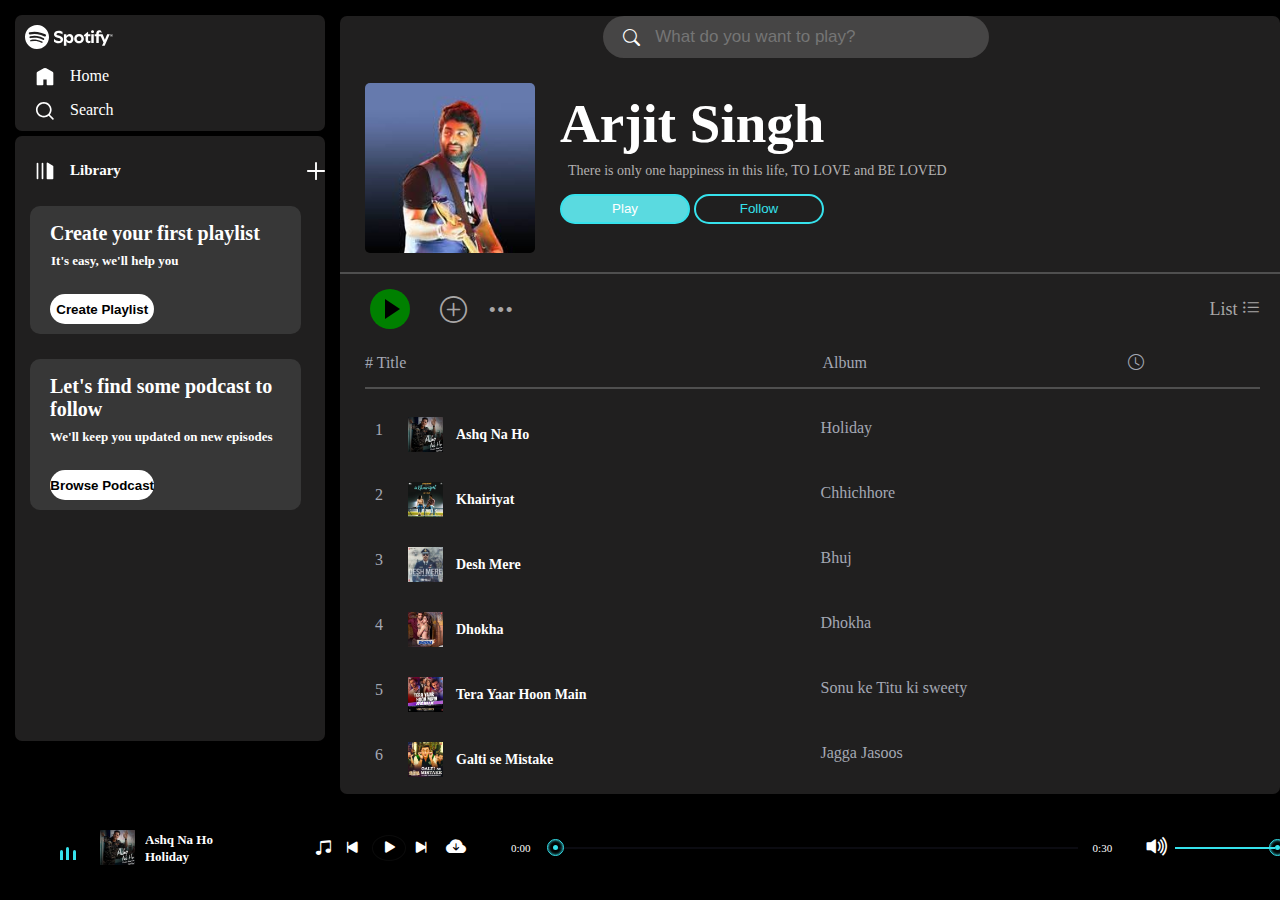
<file: arjit.html>
<!DOCTYPE html>
<html lang="en">
<head>
    <meta charset="UTF-8">
    <meta name="viewport" content="width=device-width, initial-scale=1.0">
    <link rel="stylesheet" href="arjit.css">
    <link rel="stylesheet" href="https://cdn.jsdelivr.net/npm/bootstrap-icons@1.11.3/font/bootstrap-icons.min.css">
    <title>Maitrify - Web Player: Music for everyone</title>
</head>
<body>
    <div class="container flex bg-black">
        <div class="left">
            <div class="home bg-grey rounded m-1">
                <div class="logo"><img class="invert" src="logo.svg" alt=""></div>
                <ul>
                    <li><img class="invert" src="home.svg" alt="home">Home</li>
                    <li><img class="invert" src="search.svg" alt="search">Search</li>
                </ul>
            </div>
            <div class="library bg-grey rounded m-1">
                <div class="headingLib">
                    <img class="invert" src="library.svg" alt="Library">
                    <h2 style="padding-right: 170px;">Library</h2>
                    <img class="invert plus" src="plus.svg" alt="Plus">
                    <i class="bi bi-arrow-right" style="font-size: large;"></i>
                </div>
                
                <div class="createPlaylist">
                    <h4>Create your first playlist</h4>
                    <h6>It's easy, we'll help you</h6>
                    <button>Create Playlist</button>
                </div>
                <div class="browsePodcast">
                    <h4>Let's find some podcast to follow</h4>
                    <h6>We'll keep you updated on new episodes</h6>
                    <button>Browse Podcast</button>
                </div>
                <!-- <div class="footer">
                    <div><a href="https://www.spotify.com/in-en/legal/"><span>Legal</span></a></div>
                    <div><a href="https://www.spotify.com/in-en/safetyandprivacy/"><span>Safety & Privacy Center</span></a></div>
                    <div><a href="https://www.spotify.com/in-en/legal/privacy-policy/"><span>Privacy Policy</span></a></div>
                    <div><a href="https://www.spotify.com/in-en/legal/cookies-policy/"><span>Cookies</span></a></div>
                    <div><a href="https://www.spotify.com/in-en/legal/privacy-policy/#s3"><span>About Ads</span></a></div>
                    <div><a href="https://www.spotify.com/in-en/accessibility/"><span>Accessibility</span></a></div>
                </div> -->
            </div>
        </div>

        

        <div class="right bg-grey rounded m-1">
            <div class="search">
                <i class="bi bi-search"></i>
                <input type="text" placeholder="What do you want to play?">
            </div>
            <div class="songSide">
                <div class="image">
                    <img src="img/Arjit/bgPhoto.jpeg" alt=""> 
                </div>
                <div class="content">
                    <h1>Arjit Singh</h1>
                    <p>There is only one happiness in this life, TO LOVE and BE LOVED</p>
                    <div class="buttons">
                        <button>Play</button>
                        <button>Follow</button>
                    </div>
                </div>
            </div>

            <div class="divider"></div>

            <div class="head">
                <div class="headingLine">
                    <svg width="55" height="55" xmlns="http://www.w3.org/2000/svg">
                        <!-- Green Circle -->
                        <circle cx="25" cy="25" r="20" fill="green" />
                        
                        <!-- Black Play Button -->
                        <polygon points="20,15 35,25 20,35" fill="black" />
                      </svg>
                      
                    <i class="bi bi-plus-circle"></i>
                    <i class="bi bi-three-dots"></i>
                </div>
                <div class="list">
                    List
                    <i class="bi bi-list-ul"></i>
                </div>
            </div>

            <div class="tableTitleFirst">
                <div class="grid-item"># Title</div>
                <div class="grid-item">Album</div>
                <div class="grid-item"><i class="bi bi-clock"></i></div>
            </div>

            <div class="divider" style="margin-left: 25px;width: 95%;"></div>

            <div class="popularSong">
                <div class="popSong">
                    <li class="tableTitle">
                        <div class="grid-item serial">
                            <div class="num">1</div>
                            <i class="bi playListPlay bi-play-fill" id="1"></i>
                            <img src="img/SongsPop/1.jpeg" alt="">
                            <h5>Agar Tum Sath Ho</h5>
                        </div>
                        <div class="grid-item" id="album">GLORY</div>
                        <div class="grid-item" id="songTime">3:19</div>
                    </li>
                    <li class="tableTitle">
                        <div class="grid-item serial">
                            <div class="num">2</div>
                            <i class="bi playListPlay bi-play-fill" id="2"></i>
                            <img src="img/SongsPop/1.jpeg" alt="">
                            <h5>Agar Tum Sath Ho</h5>
                        </div>
                        <div class="grid-item" id="album">GLORY</div>
                        <div class="grid-item" id="songTime">3:19</div>
                    </li>
                    <li class="tableTitle">
                        <div class="grid-item serial">
                            <div class="num">3</div>
                            <i class="bi playListPlay bi-play-fill" id="3"></i>
                            <img src="img/SongsPop/1.jpeg" alt="">
                            <h5>Agar Tum Sath Ho</h5>
                        </div>
                        <div class="grid-item" id="album">GLORY</div>
                        <div class="grid-item" id="songTime">3:19</div>
                    </li>
                    <li class="tableTitle">
                        <div class="grid-item serial">
                            <div class="num">4</div>
                            <i class="bi playListPlay bi-play-fill" id="4"></i>
                            <img src="img/SongsPop/1.jpeg" alt="">
                            <h5>Agar Tum Sath Ho</h5>
                        </div>
                        <div class="grid-item" id="album">GLORY</div>
                        <div class="grid-item" id="songTime">3:19</div>
                    </li>
                    <li class="tableTitle">
                        <div class="grid-item serial">
                            <div class="num">5</div>
                            <i class="bi playListPlay bi-play-fill" id="5"></i>
                            <img src="img/SongsPop/1.jpeg" alt="">
                            <h5>Agar Tum Sath Ho</h5>
                        </div>
                        <div class="grid-item" id="album">GLORY</div>
                        <div class="grid-item" id="songTime">3:19</div>
                    </li>
                    <li class="tableTitle">
                        <div class="grid-item serial">
                            <div class="num">6</div>
                            <i class="bi playListPlay bi-play-fill" id="6"></i>
                            <img src="img/SongsPop/1.jpeg" alt="">
                            <h5>Agar Tum Sath Ho</h5>
                        </div>
                        <div class="grid-item" id="album">GLORY</div>
                        <div class="grid-item" id="songTime">3:19</div>
                    </li>
                    <li class="tableTitle">
                        <div class="grid-item serial">
                            <div class="num">7</div>
                            <i class="bi playListPlay bi-play-fill" id="7"></i>
                            <img src="img/SongsPop/1.jpeg" alt="">
                            <h5>Agar Tum Sath Ho</h5>
                        </div>
                        <div class="grid-item" id="album">GLORY</div>
                        <div class="grid-item" id="songTime">3:19</div>
                    </li>
                    <li class="tableTitle">
                        <div class="grid-item serial">
                            <div class="num">8</div>
                            <i class="bi playListPlay bi-play-fill" id="8"></i>
                            <img src="img/SongsPop/1.jpeg" alt="">
                            <h5>Agar Tum Sath Ho</h5>
                        </div>
                        <div class="grid-item" id="album">GLORY</div>
                        <div class="grid-item" id="songTime">3:19</div>
                    </li>
                    <li class="tableTitle">
                        <div class="grid-item serial">
                            <div class="num">9</div>
                            <i class="bi playListPlay bi-play-fill" id="9"></i>
                            <img src="img/SongsPop/1.jpeg" alt="">
                            <h5>Agar Tum Sath Ho</h5>
                        </div>
                        <div class="grid-item" id="album">GLORY</div>
                        <div class="grid-item" id="songTime">3:19</div>
                    </li>
                    <li class="tableTitle">
                        <div class="grid-item serial">
                            <div class="num">10</div>
                            <i class="bi playListPlay bi-play-fill" id="10"></i>
                            <img src="img/SongsPop/1.jpeg" alt="">
                            <h5>Agar Tum Sath Ho</h5>
                        </div>
                        <div class="grid-item" id="album">GLORY</div>
                        <div class="grid-item" id="songTime">3:19</div>
                    </li>
                    <li class="tableTitle">
                        <div class="grid-item serial">
                            <div class="num">11</div>
                            <i class="bi playListPlay bi-play-fill" id="11"></i>
                            <img src="img/SongsPop/1.jpeg" alt="">
                            <h5>Agar Tum Sath Ho</h5>
                        </div>
                        <div class="grid-item" id="album">GLORY</div>
                        <div class="grid-item" id="songTime">3:19</div>
                    </li>
                    <li class="tableTitle">
                        <div class="grid-item serial">
                            <div class="num">12</div>
                            <i class="bi playListPlay bi-play-fill" id="12"></i>
                            <img src="img/SongsPop/1.jpeg" alt="">
                            <h5>Agar Tum Sath Ho</h5>
                        </div>
                        <div class="grid-item" id="album">GLORY</div>
                        <div class="grid-item" id="songTime">3:19</div>
                    </li>
                    <li class="tableTitle">
                        <div class="grid-item serial">
                            <div class="num">13</div>
                            <i class="bi playListPlay bi-play-fill" id="13"></i>
                            <img src="img/SongsPop/1.jpeg" alt="">
                            <h5>Agar Tum Sath Ho</h5>
                        </div>
                        <div class="grid-item" id="album">GLORY</div>
                        <div class="grid-item" id="songTime">3:19</div>
                    </li>
                    <li class="tableTitle">
                        <div class="grid-item serial">
                            <div class="num">14</div>
                            <i class="bi playListPlay bi-play-fill" id="14"></i>
                            <img src="img/SongsPop/1.jpeg" alt="">
                            <h5>Agar Tum Sath Ho</h5>
                        </div>
                        <div class="grid-item" id="album">GLORY</div>
                        <div class="grid-item" id="songTime">3:19</div>
                    </li>
                </div>
            </div>
        </div> 
    </div>

    <div class="masterPlay">
        <div class="wave" id="wave">
            <div class="wave1"></div>
            <div class="wave1"></div>
            <div class="wave1"></div>
        </div>
        <img src="img/Arjit/1.jpeg" alt="" id="posterMasterPlay">
        <h5 id="title">
            Ashq Na Ho
            <div id="album">Holiday</div>
        </h5>
        <div class="icons">
            <i class="bi shuffle bi-music-note-beamed">next</i>
            <i class="bi bi-skip-start-fill" id="back"></i>
            <i class="bi bi-play-fill" id="masterPlay"></i>
            <i class="bi bi-skip-end-fill" id="next"></i>
            <a href="" download id="downloadMusic"><i class="bi bi-cloud-arrow-down-fill"></i></a>
        </div>
        <span id="currentStart">0:00</span>
        <div class="bar">
            <input type="range" id="seek" min="0" max="100">
            <div class="bar2" id="bar2"></div>
            <div class="dot"></div>
        </div>
        <span id="currentEnd">0:30</span>
        <div class="vol">
            <i class="bi bi-volume-up-fill" id="vol_icon"></i>
            <input type="range" id="vol" min="0" max="100">
            <div class="volBar"></div>
            <div class="volDot" id="volDot"></div>
        </div>
    </div>  

    <script src="arjit.js"></script>
</body>
</html>
</file>
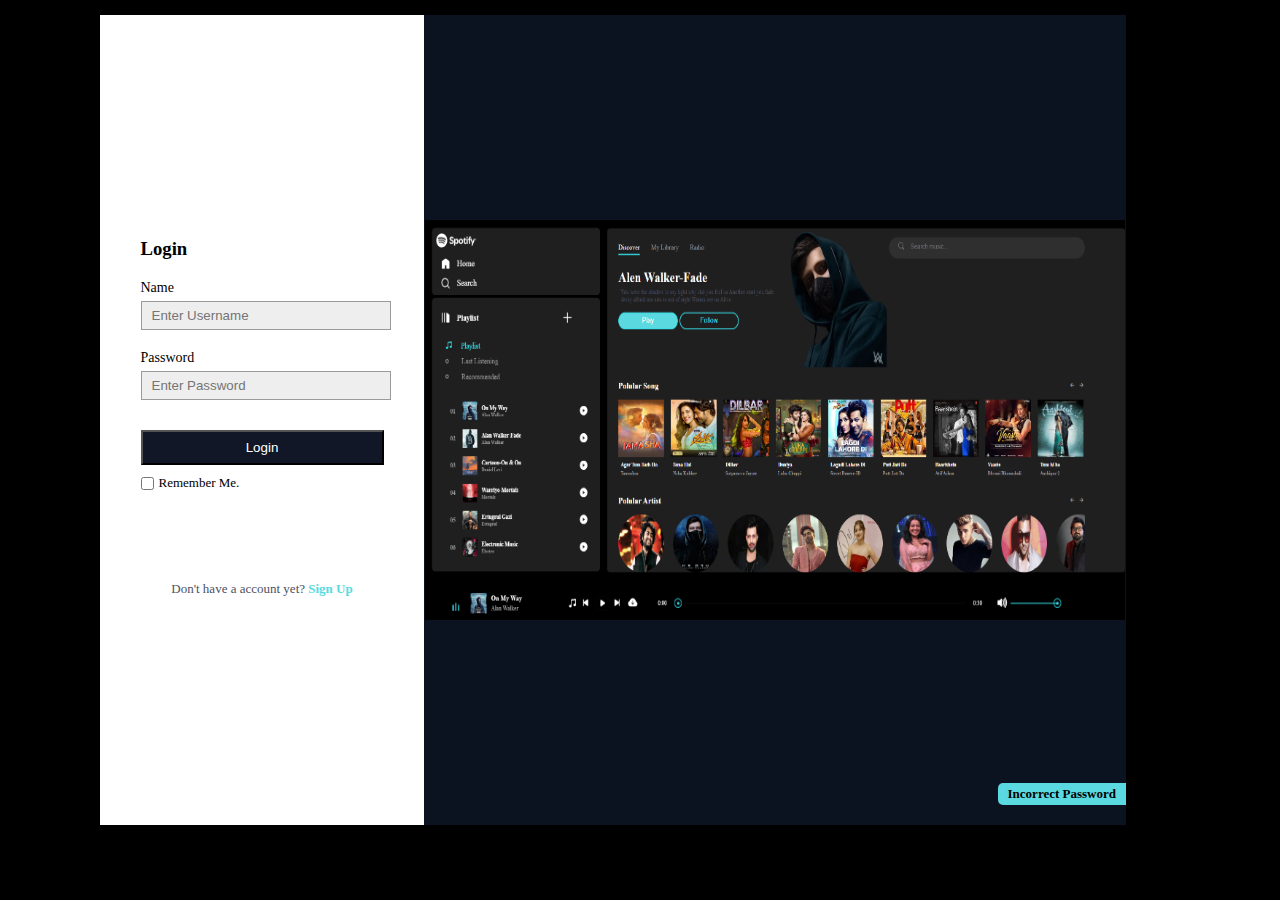
<file: login.html>
<!DOCTYPE html>
<html lang="en">
<head>
    <meta charset="UTF-8">
    <meta name="viewport" content="width=device-width, initial-scale=1.0">
    <link rel="stylesheet" href="style.css">
    <link rel="stylesheet" href="https://cdn.jsdelivr.net/npm/bootstrap-icons@1.11.3/font/bootstrap-icons.min.css">
    <title>Maitrify - Login</title>
</head>
<body>
    <header>
        <div class="left_bx1">
            <div class="content">
                <form method="post">
                    <h3>Login</h3>
                    <div class="card">
                        <label for="name">Name</label>
                        <input type="text" name="user_name" placeholder="Enter Username" required>
                    </div>
                    <div class="card">
                        <label for="password">Password</label>
                        <input type="password" name="user_password" placeholder="Enter Password" required>
                    </div>
                    <a href="index.html"><input type="submit" value="Login" class="submit"></a>
                    <div class="check">
                        <input type="checkbox" name="" id=""><span>Remember Me.</span>
                    </div>
                    <p>Don't have a account yet? <a href="signup.html">Sign Up</a></p>
                </form>
            </div>
        </div>
        <div class="right_bx1">
            <img src="img/Login/Screenshot 2024-09-11 153337.png" alt="">
            <h3>Incorrect Password</h3>
        </div>
    </header>
</body>
</html>
</file>
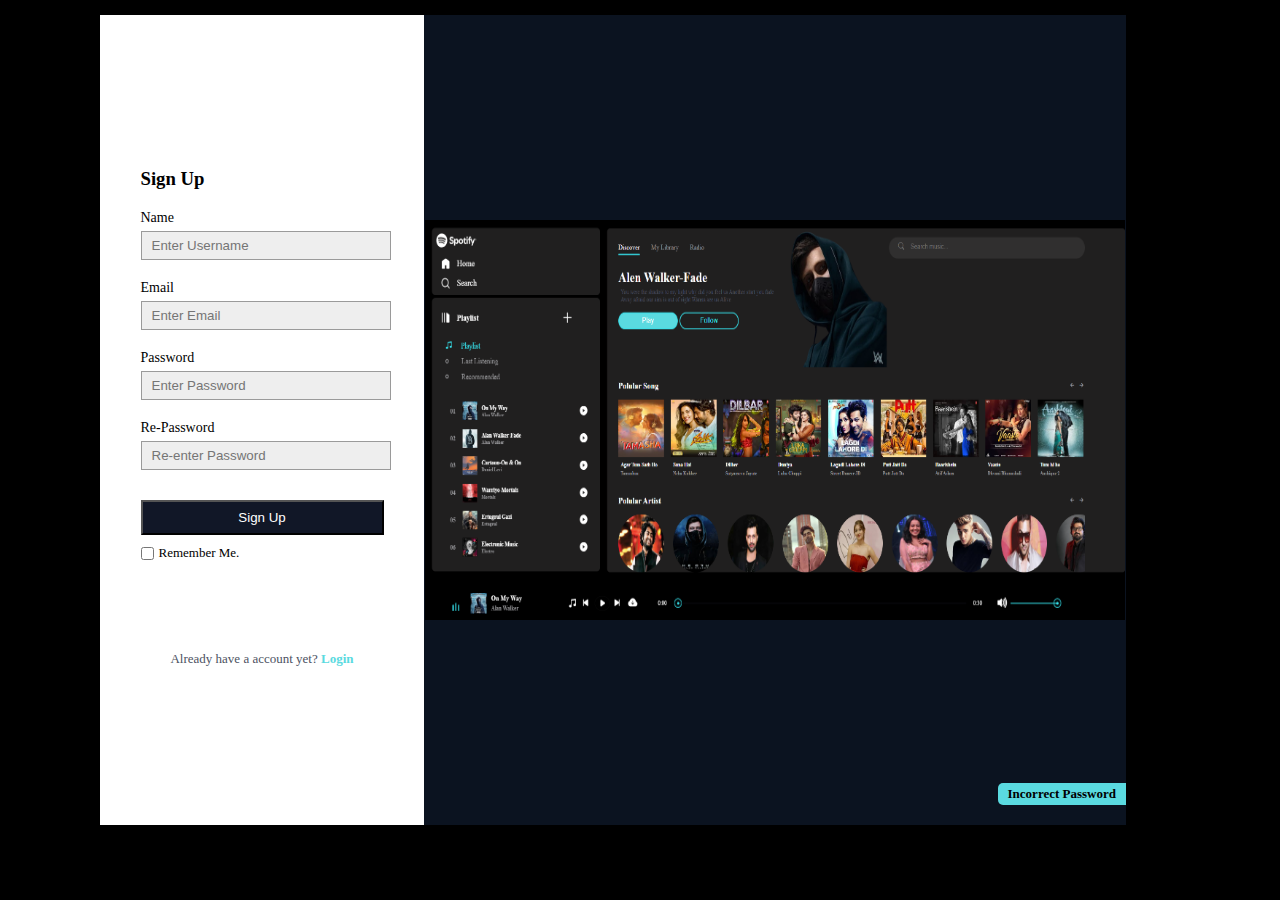
<file: signUp.html>
<!DOCTYPE html>
<html lang="en">
<head>
    <meta charset="UTF-8">
    <meta name="viewport" content="width=device-width, initial-scale=1.0">
    <link rel="stylesheet" href="style.css">
    <link rel="stylesheet" href="https://cdn.jsdelivr.net/npm/bootstrap-icons@1.11.3/font/bootstrap-icons.min.css">
    <title>Maitrify - SignUp</title>
</head>
<body>
    <header>
        <div class="left_bx1">
            <div class="content">
                <form method="post">
                    <h3>Sign Up</h3>
                    <div class="card">
                        <label for="name">Name</label>
                        <input type="text" name="user_name" placeholder="Enter Username" required>
                    </div>
                    <div class="card">
                        <label for="email">Email</label>
                        <input type="email" name="user_email" placeholder="Enter Email" required>
                    </div>
                    <div class="card">
                        <label for="password">Password</label>
                        <input type="password" name="user_password" placeholder="Enter Password" required>
                    </div>
                    <div class="card">
                        <label for="re-password">Re-Password</label>
                        <input type="password" name="user_re_password" placeholder="Re-enter Password" required>
                    </div>
                    <input type="submit" value="Sign Up" class="submit">
                    <div class="check">
                        <input type="checkbox" name="" id=""><span>Remember Me.</span>
                    </div>
                    <p>Already have a account yet? <a href="login.html">Login</a></p>
                </form>
            </div>
        </div>
        <div class="right_bx1">
            <img src="img/Login/Screenshot 2024-09-11 153337.png" alt="">
            <h3>Incorrect Password</h3>
        </div>
    </header>
</body>
</html>
</file>
<file: arjit.css>
*{
    margin: 0px;
    padding: 0px;
}

body
{
    background-color: black;
    color: white; 
    overflow-x: hidden;
}

.flex{
    display: flex;
}

.justify-center{
    justify-content: center;
}

.item-center{
    align-items: center;
}

.border{
    border: 2px solid red;
    margin: 3px;
}

.rounded{
    border-radius: 7px;
}

.m-1{
    margin: 5px;
}

.bg-black{
    background-color: black;
    color: white;
}

.bg-grey{
    background-color: #201f1f;
}

.invert{
    filter: invert(1);
}

.container{
    display: flex;
    flex-direction: row;
    height: 90vh;
}

.left
{
    width: 25vw;
    padding: 10px;
    height: auto;
}

.right
{
    width: 75vw;
    margin: 16px 0;
    position: relative;
    height: auto;
    padding-bottom: 30px;
    overflow-y: scroll;
    overflow-x: hidden;
}

.right::-webkit-scrollbar{
    display: none;
}

.home{
    padding: 10px;
}

.library{
    padding: 10px;
    min-height: 65vh;
    position: relative;
}

.home ul li{
    display: flex;
    gap: 15px;
    width: 20px;
    list-style: none;
    padding-top: 14px;
    padding-left: 10px;
}

.headingLib{
    display: flex;
    gap: 15px;
    width: 100%;
    list-style: none;
    padding-top: 14px;
    align-items: center;
    font-size: 10px;
    padding-left: 10px;
}

.headingLib img{
    width: 20px;
}

.create{
    margin: 30px 0px 0px 20px;
    max-height: 45vh;
}

.left .library .createPlaylist{
    height: auto;
    width: 90%;
    margin-top: 25px;
    margin-left: 5px;
    padding-top: 10px;
    padding-left: 10px;
    padding-bottom: 10px;
    background: #373737;
    border-radius: 10px;
} 

.left .library .createPlaylist h4{
    margin: 6px 0px 8px 10px;
    font-size: 20px;
}

.left .library .createPlaylist h6{
    margin: 6px 0px 8px 11px;
    font-size: 13px;
}

.left .library .createPlaylist button{
    height: 30px;
    width: 40%;
    background: white;
    border-radius: 20px;
    font-weight: 300;
    margin-top : 17px;
    margin-left: 10px;
    font-weight: bold;
    outline: none;
    border: none;
    cursor: pointer;
} 

.left .library .createPlaylist button:hover{
    width: 41%;
} 

.left .library .browsePodcast{
    height: auto;
    width: 90%;
    margin-top: 25px;
    margin-left: 5px;
    padding-top: 10px;
    padding-left: 10px;
    padding-bottom: 10px;
    background: #373737;
    border-radius: 10px;
} 


.left .library .browsePodcast h4{
    margin: 6px 0px 8px 10px;
    font-size: 20px;
}

.left .library .browsePodcast h6{
    margin: 6px 0px 8px 10px;
    font-size: 13px;
}

.left .library .browsePodcast button{
    height: 30px;
    width: 40%;
    background: white;
    border-radius: 20px;
    font-weight: 300;
    margin-top : 17px;
    margin-left: 10px;
    font-weight: bold;
    outline: none;
    border: none;
    cursor: pointer;
} 

.left .library .browsePodcast button:hover{
    width: 41%;
} 

.masterPlay{
    display: flex;
    align-items: center;
    padding: 20px 0px 0px 20px;
    margin-left: 40px;
}

.wave{
    width: 30px;
    height: 30px;
    /* border: 1px solid white; */
    padding-bottom: 5px;
    display: flex;
    align-items: end;
    margin-right: 10px;
    
}

.wave1{
    width: 3px;
    height: 10px;
    background : #36e2ec;
    margin-right: 3px;
    border-radius: 10px 10px 0px 0px;
    /* animation: wave .5s linear infinite; */
}

.wave1:nth-child(2){
    height: 13px;
    margin-right: 3.5px;
    /* animation-delay: .4s; */
}

.wave1:nth-child(3){
    height: 8;
    /* animation-delay: 0.8s; */
}

/* javaScript class */
.active1 .wave1{
    animation: wave .5s linear infinite;
}

.active1 .wave1:nth-child(2){
    animation-delay: .4s;
}

.active1 .wave1:nth-child(3){
    animation-delay: 0.8s;
}

@keyframes wave{
    0%{
        height: 10px;
    }
    50%{
        height: 15px;
    }
    100%{
        height: 10px;
    }
}

.masterPlay img{
    width: 35px;
    height: 35px;
}

.masterPlay h5{
    width: 130px;
    margin-left: 10px;
    color: white;
    line-height: 17px;
    overflow: hidden;
    text-overflow: ellipsis;
    white-space: nowrap;
    font-size: 13px;
}

.masterPlay h5 .subtitle{
    font-size: 11px;
    color: #9a9a9d;
    width: 100px;
    overflow: hidden;
    text-overflow: ellipsis;
    white-space: nowrap;
}

.icons{
    font-size: 20px;
    color: white;
    margin: 0px 20px 0px 40px;
    outline: none;
    align-items: center;
    display: flex;
}

.icons .bi{
    cursor: pointer;
    outline: none;
}

.icons > *{
    margin-right: 5px;
}

.shuffle{
    font-size: 17px;
    margin-right: 10px;
    width: 17px;
    overflow: hidden;
    display: flex;
    align-items: center;
}

.icons #downloadMusic{
    text-decoration: none;
    color: white;
    font-size: 20px;
    margin-left: 10px;
}

.icons .bi:nth-child(3){
    border: 1px solid rgb(105,105,105,.1);
    border-radius: 50%;
    padding: 1px 5px 0px 7px;
    margin: 0px 5px;
}

.masterPlay span{
    color: white;
    width: 32px;
    font-size: 11px;
    font-weight: 400;
}

#currentStart{
    margin: 0px 0px 0px 20px;
}

.bar{
    position: relative;
    width: 43%;
    height: 2px;
    background: rgb(105,105,170,.1);
    margin: 0px 15px 0px 10px;
}

.bar2{
    position: absolute;
    background: #36e2ec;
    width: 0%;
    height: 100%;
    top: 0;
    transition: 1s linear;
}

.dot{
    position: absolute;
    width: 5px;
    height: 5px;
    background: #36e2ec;
    border-radius: 50%;
     left: 0%;
     top: -1.5px;
     transition: 1s linear;
}

.dot::before{
    content: '';
    position: absolute;
    width: 15px;
    height: 15px;
    border: 1px solid #36e2ec;
    border-radius: 50%;
    left: -6px;
    top: -6px;
    box-shadow: inset 0px 0px 3px #36e2ec;
}

.bar input{
    position: absolute;
    width: 100%;
    top : -7px;
    left: 0;
    cursor: pointer;
    z-index: 99999999999999999999;
    /* transition: 3s ; */
    opacity: 0;
}

.vol{
    position: relative;
    width: 100px;
    height: 2px;
    background: rgb(105,105,170,.1);
    margin-left: 50px;
}

.vol .bi{
    position: absolute;
    color: white;
    font-size: 25px;
    top : -13px;
    left: -30px;
}

.vol input{
    position: absolute;
    width: 100px;
    top : -10px;
    left: 0;
    cursor: pointer;
    z-index: 999999999999999;
    opacity: 0;
}

.volBar{
    position: absolute;
    background: #36e2ec;
    width: 100%;
    height: 100%;
    top : 0;
    transition: 1s linear;
}

.volDot{
    position: absolute;
    width: 5px;
    height: 5px;
    background: #36e2ec;
    border-radius: 50%;
    left: 100%;
    top: -1.5px;
    transition: 1s linear;
}

.volDot::before{
    content: '';
    position: absolute;
    width: 15px;
    height: 15px;
    border: 1px solid #36e2ec;
    border-radius: 50%;
    left: -6px;
    top: -6px;
    box-shadow: inset 0px 0px 3px #36e2ec;
}

.search{
    width: 40%;
    height: 42px;
    /* padding: 5px 10px; */
    margin-left: 28%;
    border-radius: 25px;
    color: white;
    background: #464545;
    display: flex;
    align-items: center;
    padding-left: 10px;
}

.search .bi{
    font-size: 17px;
    padding: 3px 5px 0px 10px;
}

.search input{
    background: none;
    border: none;
    outline: none;
    padding: 0px 10px;
    color: white;
    font-size: 17px;
}

.songSide{
    display: flex;
    align-items: center;
}

.songSide .image img{
    height: 170px;
    width: 170px;
    margin: 25px 0px 0px 25px;
    border-radius: 5px;
}

.content{
    height: 30%;
    margin-left: 25px;
}

.content h1{
    font-size: 55px;
    font-weight: 600;
}

.content p{
    font-size: 14px;
    font-weight: 400;
    color: rgb(179, 177, 177);
    margin: 8px;
}

.buttons{
    margin-top: 15px;
}

.buttons button{
    width: 130px;
    height: 30px;
    border: 2px solid #36e2ec;
    outline: none;
    border-radius: 20px;
    background: #5adae0;
    color: white;
    cursor: pointer;
    transition: .3s linear;
}

.buttons button:hover{
    background: none;
    color: #36e2ec;
}

.buttons button:nth-child(2){
    background: none;
    color: #36e2ec;
}

.buttons button:nth-child(2):hover{
    background: #36e2ec;
    color: white;
}

.divider{
    margin: 15px 0px 5px 0px;
    width: 100%;
    border: 1px solid rgb(79, 79, 79);
}

.right .head{
    display: flex;
    justify-content: space-between;
}

.right .head .headingLine{
    display: flex;
    align-items: center;
    margin: 5px 0px 0px 25px;
}

.right .head .headingLine svg{
    margin: 0px 20px 0px 0px;
    cursor: pointer;
}

.right .head .headingLine .bi{
    margin: 0px 20px 0px 0px;
    font-size: 27px;
    color: #a8a6a6;
    cursor: pointer;
}

.right .head .list{
    margin: 20px 20px 0px 0px;
    font-size: 18px;
    color: #a8a6a6;
    cursor: pointer;
}

.tableTitleFirst{
    display: grid;
    grid-template-columns: 3fr 2fr 1fr;
    color: #a4a8b4;
    margin: 15px 0px 0px 25px;
}

.tableTitle{
    display: grid;
    grid-template-columns: 3fr 2fr 1fr;
    color: #a4a8b4;
    margin: 15px 0px 0px 25px;
}

.popularSong{
    width: 95%;
    height: auto;
    margin-top: 20px;
}

.popSong li{
    margin-left: 25px;
    width: 100%;
    height: 40px;
    padding-top: 10px;
}

.popSong li .serial{
    display: flex;
    margin-top: -2px;
}

.popSong li img{
    width: 35px;
    height: 35px;
}

.popSong li .num{
    margin: 4px 25px 0px 10px;
}

.popSong li .serial .bi{
    font-size: 20px;
    color: white;
    display: none;
    transition: .3s linear;
    opacity: 0;
}

.popSong li:hover .bi{
    display: flex;
    opacity: 1;
    margin: 4px 0px 0px 10px;
}

.popSong li:hover .num{
    display: none;
}

.popSong li:hover img{
    margin-left: 13px;
}

.popSong li:hover{
    background-color: rgb(50, 50, 50);
}


.popSong li .serial h5{
    padding: 10px 0px 0px 5px;
    line-height: 15px;
    font-size: 14px;
    width: auto; 
    color: white;
    margin-left: 8px;
}

.popSong li .grid-item:nth-child(2){
    margin-left: 9px;
}

.popSong li .grid-item:nth-child(3){
    margin-left: 18px;
}


.footer{
    font-size: 14px;
    gap: 13px;
    position: absolute;
    padding: 0 24px;
    margin: 32px 0;
    display: flex;
    gap: 20px;
    flex-wrap: wrap;
    padding-top: 250px;
}

.footer a{
    color: rgb(158, 156, 156);
    text-decoration: none;
}


/* Dark scroll bar for Webkit browsers */
::-webkit-scrollbar {
    width: 12px; /* Width of the scrollbar */
}

::-webkit-scrollbar-track {
    background: #333; /* Dark background for the track */
}

::-webkit-scrollbar-thumb {
    background: #555; /* Darker thumb for the scroll bar */
    border-radius: 10px; /* Rounded corners for the thumb */
}

::-webkit-scrollbar-thumb:hover {
    background: #777; /* Slightly lighter thumb on hover */
}
</file>
<file: style.css>
*{
    margin: 0px;
    padding: 0px;
}

body
{
    background-color: black;
    color: white; 
    overflow-x: hidden;
}

.flex{
    display: flex;
}

.justify-center{
    justify-content: center;
}

.item-center{
    align-items: center;
}

.border{
    border: 2px solid red;
    margin: 3px;
}

.rounded{
    border-radius: 7px;
}

.m-1{
    margin: 5px;
}

.bg-black{
    background-color: black;
    color: white;
}

.bg-grey{
    background-color: #201f1f;
}

.invert{
    filter: invert(1);
}

.container{
    display: flex;
    flex-direction: row;
    height: 90vh;
}

.left
{
    width: 25vw;
    padding: 10px;
    height: auto;
}

.right
{
    width: 75vw;
    margin: 16px 0;
    position: relative;
    height: auto;
    padding-bottom: 30px;
    overflow-y: scroll;
    overflow-x: hidden;
}

.right::-webkit-scrollbar{
    display: none;
}

.home{
    padding: 10px;
}

.library{
    padding: 10px;
    min-height: 65vh;
    position: relative;
}

.home ul li{
    display: flex;
    gap: 15px;
    width: 20px;
    list-style: none;
    padding-top: 14px;
    padding-left: 10px;
}

.headingLib{
    display: flex;
    gap: 15px;
    width: 100%;
    list-style: none;
    padding-top: 14px;
    align-items: center;
    font-size: 10px;
    padding-left: 10px;
}

.headingLib img{
    width: 20px;
}

.create{
    margin: 30px 0px 0px 20px;
    max-height: 45vh;
}

.createPlaylist h4{
    font-size: 14px;
    font-weight: 400;
    padding-bottom: 10px;
    color: #9a9a9d;
    cursor: pointer;
    display: flex;
    align-items: center;
    transition: 0.3s linear;
}

.createPlaylist h4:hover{
    color: white;
}

.createPlaylist h4 span{
    position: relative;
    margin-right: 35px;
}

.createPlaylist h4 span::before{
    content: '';
    position: absolute;
    width: 4px;
    height: 4px;
    border: 2px solid #9a9a9d;
    border-radius: 50%;
    top: -4px;
    transition: 0.3s linear;
}

.createPlaylist h4:hover span::before{
    border: 2px solid white;
}

.createPlaylist h4 .bi{
    display: none;
}

.createPlaylist .active{
    color: #36e2ec;
}

.createPlaylist .active span{
    display: none;
}

.createPlaylist .active .bi{
    display: flex;
    margin-right: 20px;
}

.menuSongs{
    width: 99%;
    height: 300px;
    /* border: 1px solid white; */
    margin-top: 20px;
    overflow-y: auto;
}

.menuSongs li{
    list-style: none;
    position: relative;
    padding: 5px 0px 0px 10px;
    display: flex;
    align-items: center;
    margin-bottom: 10px;
    cursor: pointer;
    transition: .3s linear;
}

.menuSongs li:hover{
    background-color: rgba(165, 163, 163, 0.1);
}

.menuSongs li span{
    font-size: 12px;
    font-weight: 600;
    color: #9a9a9d;
}

.menuSongs li img{
    width: 32px;
    height: 32px;
    margin-left: 15px;
}

.menuSongs li h5{
    font-size: 11px;
    margin-left: 10px;
    width: 170px;
    /* border: 1px solid white; */
    overflow: hidden;
    text-overflow: ellipsis;
    white-space: nowrap;
}

.menuSongs li h5 .subtitle{
    font-size: 9px;
    color: #9a9a9d;
}

.menuSongs li .bi{
    position: absolute;
    right: 15px;
}

.masterPlay{
    display: flex;
    align-items: center;
    padding: 20px 0px 0px 20px;
    margin-left: 40px;
}

.wave{
    width: 30px;
    height: 30px;
    /* border: 1px solid white; */
    padding-bottom: 5px;
    display: flex;
    align-items: end;
    margin-right: 10px;
    
}

.wave1{
    width: 3px;
    height: 10px;
    background : #36e2ec;
    margin-right: 3px;
    border-radius: 10px 10px 0px 0px;
    /* animation: wave .5s linear infinite; */
}

.wave1:nth-child(2){
    height: 13px;
    margin-right: 3.5px;
    /* animation-delay: .4s; */
}

.wave1:nth-child(3){
    height: 8;
    /* animation-delay: 0.8s; */
}

/* javaScript class */
.active1 .wave1{
    animation: wave .5s linear infinite;
}

.active1 .wave1:nth-child(2){
    animation-delay: .4s;
}

.active1 .wave1:nth-child(3){
    animation-delay: 0.8s;
}

@keyframes wave{
    0%{
        height: 10px;
    }
    50%{
        height: 15px;
    }
    100%{
        height: 10px;
    }
}

.masterPlay img{
    width: 35px;
    height: 35px;
}

.masterPlay h5{
    width: 130px;
    margin-left: 10px;
    color: white;
    line-height: 17px;
    overflow: hidden;
    text-overflow: ellipsis;
    white-space: nowrap;
    font-size: 13px;
}

.masterPlay h5 .subtitle{
    font-size: 11px;
    color: #9a9a9d;
    width: 100px;
    overflow: hidden;
    text-overflow: ellipsis;
    white-space: nowrap;
}

.icons{
    font-size: 20px;
    color: white;
    margin: 0px 20px 0px 40px;
    outline: none;
    align-items: center;
    display: flex;
}

.icons .bi{
    cursor: pointer;
    outline: none;
}

.icons > *{
    margin-right: 5px;
}

.shuffle{
    font-size: 17px;
    margin-right: 10px;
    width: 17px;
    overflow: hidden;
    display: flex;
    align-items: center;
}

.icons #downloadMusic{
    text-decoration: none;
    color: white;
    font-size: 20px;
    margin-left: 10px;
}

.icons .bi:nth-child(3){
    border: 1px solid rgb(105,105,105,.1);
    border-radius: 50%;
    padding: 1px 5px 0px 7px;
    margin: 0px 5px;
}

.masterPlay span{
    color: white;
    width: 32px;
    font-size: 11px;
    font-weight: 400;
}

#currentStart{
    margin: 0px 0px 0px 20px;
}

.bar{
    position: relative;
    width: 43%;
    height: 2px;
    background: rgb(105,105,170,.1);
    margin: 0px 15px 0px 10px;
}

.bar2{
    position: absolute;
    background: #36e2ec;
    width: 0%;
    height: 100%;
    top: 0;
    transition: 1s linear;
}

.dot{
    position: absolute;
    width: 5px;
    height: 5px;
    background: #36e2ec;
    border-radius: 50%;
     left: 0%;
     top: -1.5px;
     transition: 1s linear;
}

.dot::before{
    content: '';
    position: absolute;
    width: 15px;
    height: 15px;
    border: 1px solid #36e2ec;
    border-radius: 50%;
    left: -6px;
    top: -6px;
    box-shadow: inset 0px 0px 3px #36e2ec;
}

.bar input{
    position: absolute;
    width: 100%;
    top : -7px;
    left: 0;
    cursor: pointer;
    z-index: 99999999999999999999;
    /* transition: 3s ; */
    opacity: 0;
}

.vol{
    position: relative;
    width: 100px;
    height: 2px;
    background: rgb(105,105,170,.1);
    margin-left: 50px;
}

.vol .bi{
    position: absolute;
    color: white;
    font-size: 25px;
    top : -13px;
    left: -30px;
}

.vol input{
    position: absolute;
    width: 100px;
    top : -10px;
    left: 0;
    cursor: pointer;
    z-index: 999999999999999;
    opacity: 0;
}

.volBar{
    position: absolute;
    background: #36e2ec;
    width: 100%;
    height: 100%;
    top : 0;
    transition: 1s linear;
}

.volDot{
    position: absolute;
    width: 5px;
    height: 5px;
    background: #36e2ec;
    border-radius: 50%;
    left: 100%;
    top: -1.5px;
    transition: 1s linear;
}

.volDot::before{
    content: '';
    position: absolute;
    width: 15px;
    height: 15px;
    border: 1px solid #36e2ec;
    border-radius: 50%;
    left: -6px;
    top: -6px;
    box-shadow: inset 0px 0px 3px #36e2ec;
}

.songSide{
     /* background-color: red; */
     display: flex ;
}

.songSide::before{
    content: '';
    position: absolute;
    width: 100%;
    height: 200px;
    margin-left: 100px;
} 

.songSide nav{
    width: 90%;
    height: 10%;
    /* border: 1px solid white; */
    margin-left: 25px;
    margin-top: 15px;
    display: flex;
    align-items: center;
    justify-content: space-between;
}

.songSide nav ul{
    display: flex;
}

.songSide nav ul li{
    list-style: none;
    position: relative;
    font-size: 13px;
    color: #9a9a9d;
    margin-right: 25px;
    cursor: pointer;
    transition: .3s linear;
}

.songSide nav ul li:hover{
    color: white;
}

.songSide nav ul li:nth-child(1){
    color: white;
}

.songSide nav ul li span{
    position: absolute;
    width: 100%;
    height: 2.5px;
    background: #36e2ec;
    bottom: -5px;
    left: 0;
    border-radius: 20px;
}

.search{
    position: relative;
    width: 40%;
    height: 25px;
    padding: 6px 10px;
    border-radius: 20px;
    color: gray;
    background: rgb(184,184,184,.1);
}

.search::before{
    content: '';
    position: absolute;
    width: 100px;
    height: 100px;
    background: rgb(184,184,184,.1);
    border-radius: 20px;
    backdrop-filter: blur(5px);
    z-index: -1;
}

.search .bi{
    font-size: 13px;
    padding: 3px 0px 0px 10px;
}

.search input{
    background: none;
    border: none;
    outline: none;
    padding: 0px 10px;
    color: white;
    font-size: 12px;
}

.searchResult{
    position: absolute;
    width: 100%;
    height: 200px;
    /* border: 1px solid white; */
    margin: 20px 0px 0px -9px;
    border-radius: 10px;
    overflow: auto;
}

.searchResult::-webkit-scrollbar{
    display: none;
}

.searchResult .card{
    width: 100%;
    min-height: 45px;
    /* border: 1px solid white; */
    display: flex;
    align-items: center;
    justify-content: space-between;
    background: rgb(184,184,184,.1);
    margin-bottom: 5px;
    text-decoration: none;
    border-radius: 10px;
    cursor: pointer;
    display: none;
}

.searchResult .card img{
    width: 45px;
    height: 45px;
    border-radius: 5px;
    margin: 1px 0px 0px 5px;
}

.search .searchResult .card .content{
    width: 80%;
    height: 35px;
    /* border: 1px solid white; */
    padding: 3px 0px 0px 0px;
    font-size: 13px;
    font-weight: 600;
    color: white;
    margin: 0px 0px 0px 60px;
}

.search .searchResult .card .content .subtitle{
    font-size: 11px;
    color: #a4a8b4;
    font-weight: 500;
}

.content{
    width: 90%;
    height: 30%;
    /* border : 1px solid white; */
    margin-top: 50px;
    margin-left: 25px;
    padding-top: 20px;
    position: absolute;
}

.content h1{
    font-size: 25px;
    font-weight: 600;
}

.content p{
    font-size: 11px;
    font-weight: 400;
    color: #4c5262;
    margin: 5px;
}

.buttons{
    margin-top: 15px;
}

.buttons button{
    width: 130px;
    height: 30px;
    border: 2px solid #36e2ec;
    outline: none;
    border-radius: 20px;
    background: #5adae0;
    color: white;
    cursor: pointer;
    transition: .3s linear;
}

.buttons button:hover{
    background: none;
    color: #36e2ec;
}

.buttons button:nth-child(2){
    background: none;
    color: #36e2ec;
}

.buttons button:nth-child(2):hover{
    background: #36e2ec;
    color: white;
}


.songSide img{
    height: 250px;
    margin-top: -10px;
    position: absolute;
    margin-left: 140px;
}

.popularSong{
    width: 90%;
    height: auto;
    margin-left: 25px;
    margin-top: 210px;
}

.popularSong .h4{
    display: flex;
    align-items: center;
    justify-content: space-between;
}

.popularSong .h4 .bi{
    color: #a4a8b4;
    cursor: pointer;
    transition: .3s linear;
}

.popularSong .h4 .bi:hover{
    color: white;
}

.popSong{
    width: 100%;
    height: 150px;
    margin-top: 15px;
    display: flex;
    overflow-x: auto;
    overflow-y: hidden;
    scroll-behavior: smooth;
}

.popSong::-webkit-scrollbar{
    display: none;
}

.popSong li{
    min-height: 100px;
    height: 140px;
    list-style-type: none;
    margin-right: 10px;
    transition: .3s linear;
}

.popSong li:hover{
    background: rgb(105,105,170,.1);
}

.imgPlay{
    position: relative;
    width: 100px;
    height: 100px;
    display: flex;
    align-items: center;
    justify-content: center;
}

.imgPlay img{
    width: 100px;
    height: 100px;
}

.imgPlay .bi{
    position: absolute;
    font-size: 20px;
    cursor: pointer;
    transition: .3s linear;
    opacity: 0;
}

.popSong li:hover .imgPlay .bi{
    opacity: 1;
}

.popSong li h5{
    padding: 5px 0px 0px 5px;
    line-height: 15px;
    font-size: 10px;
    width: 100px;
    overflow: hidden;
    white-space: nowrap;
    text-overflow: ellipsis;  
}

.popSong li h5 .subtitle{
    font-size: 9px;
    color: #9a9a9d;
    overflow: hidden;
    white-space: nowrap;
    text-overflow: ellipsis;  
}

.popularArtist{
    width: 90%;
    height: auto;
    margin-left: 25px;
    margin-top: 15px; 
}

.popularArtist .h4{
    display: flex;
    align-items: center;
    justify-content: space-between;
}

.popularArtist .h4 .bi{
    color: #a4a8b4;
    cursor: pointer;
    transition: .3s linear;
}

.popularArtist .h4 .bi:hover{
    color: white;
}

.popularArtist .items{
    width: 100%;
    height: auto;
    margin-top: 15px;
    display: flex;
    overflow-x: auto;
    overflow-y: hidden;
    scroll-behavior: smooth;
}

.popularArtist .items::-webkit-scrollbar{
    display: none;
}

.popularArtist .items li{
    list-style-type: none;
    position: relative;
    width: 100px;
    height: 100px;
    border-radius: 50%;
    margin-right: 20px;
    cursor: pointer;
}

.popularArtist .items li img{
    width: 100px;
    height: 100px;
    border-radius: 50%;
}


.footer{
    font-size: 14px;
    gap: 13px;
    position: absolute;
    padding: 0 24px;
    margin: 32px 0;
    display: flex;
    gap: 20px;
    flex-wrap: wrap;
    padding-top: 250px;
}

.footer a{
    color: rgb(158, 156, 156);
    text-decoration: none;
}


/* Dark scroll bar for Webkit browsers */
::-webkit-scrollbar {
    width: 12px; /* Width of the scrollbar */
}

::-webkit-scrollbar-track {
    background: #333; /* Dark background for the track */
}

::-webkit-scrollbar-thumb {
    background: #555; /* Darker thumb for the scroll bar */
    border-radius: 10px; /* Rounded corners for the thumb */
}

::-webkit-scrollbar-thumb:hover {
    background: #777; /* Slightly lighter thumb on hover */
}









/* Login Page CSS */

header{
    display: flex;
    margin: 15px 100px;
}

header .left_bx1 , .right_bx1{
    position: relative;
    width: 65%;
    height: 90vh;
    /* border: 1px solid white; */
    background: #0b1320;
    margin:0px;
    display: flex;
    align-items: center;
    justify-content: center;
}

header .left_bx1{
    width: 30%;
    background: white;
    /* box-shadow: 5px 0px 2px #090f1f; */
}

header .left_bx1 .content{
    width: 75%;
    height: auto;
    /* border: 1px solid black; */
    padding: 25px 20px;
    background: white;
    margin: 0px;
    color: black;
}

header .left_bx1 .content .card{
    width: 100%;
    display: flex;
    align-items: flex-start;
    flex-direction: column;
    justify-content: center;
    margin-top: 20px;
}

header .left_bx1 .content .card label{
    font-size: 14px;
}

header .left_bx1 .content .card input{
    width: 94%;
    padding: 6px 10px;
    border: 1px solid rgb(154, 154, 154);
    background: rgb(238,238,238);
    margin-top: 5px;
}

header .left_bx1 .content .submit{
    margin-top: 30px;
    padding: 8px 20px;
    color: white;
    background: #111727;
    width: 100%;
    cursor: pointer;
}

header .left_bx1 .content .check{
    display: flex;
    align-items: center;
    margin-top: 10px;
}

header .left_bx1 .content .check span{
    margin-left: 5px;
    font-size: 13px;
}

header .left_bx1 .content p{
    margin-top: 90px;
    text-align: center;
    font-size: 13px;
}

header .left_bx1 .content p a{
    text-decoration: none;
    color: #5adae0;
    font-weight: bold;
}

header .right_bx1 img{
    width: 700px;
    height: 400px;
}

header .right_bx1 h3{
    position: absolute;
    background: #5adae0;
    color: black;
    right: 0;
    bottom: 20px;
    padding: 3px 10px;
    border-radius: 5px 0px 0px 5px;
    font-size: 13px;
}
</file>
